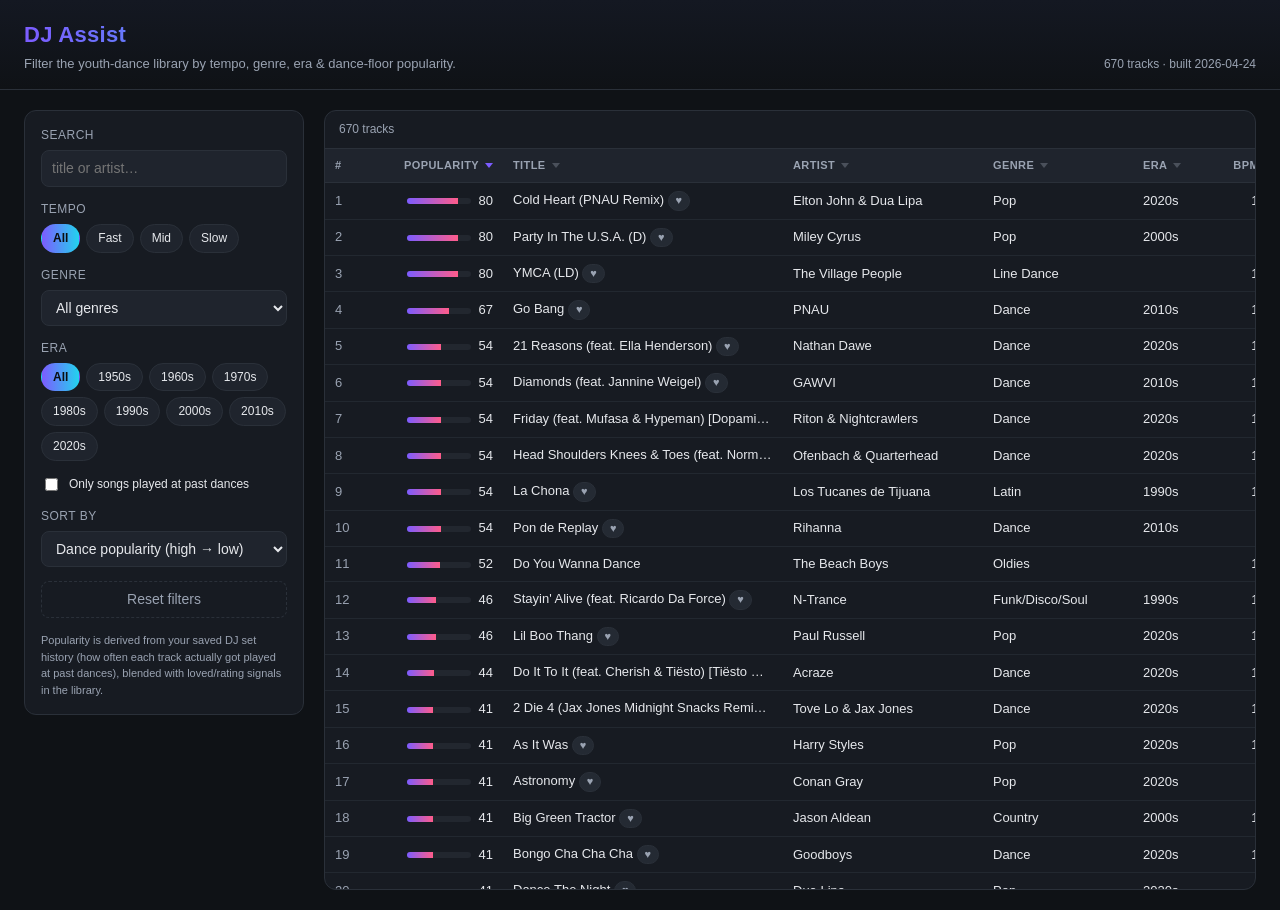
<file: index.html>
<!doctype html>
<html lang="en">
<head>
  <meta charset="utf-8" />
  <meta name="viewport" content="width=device-width,initial-scale=1" />
  <title>DJ Assist — Youth Dance Library</title>
  <link rel="stylesheet" href="styles.css" />
</head>
<body>
  <header class="topbar">
    <div class="brand">
      <h1>DJ Assist</h1>
      <p class="tagline">Filter the youth-dance library by tempo, genre, era &amp; dance-floor popularity.</p>
    </div>
    <div class="stats" id="stats">Loading…</div>
  </header>

  <button id="filter-toggle" class="filter-toggle" aria-expanded="false" aria-controls="filters">
    <span class="filter-toggle-icon" aria-hidden="true">≡</span>
    <span class="filter-toggle-label">Filters</span>
  </button>

  <main>
    <aside class="filters" id="filters">
      <div class="filter-group">
        <label for="search">Search</label>
        <input id="search" type="search" placeholder="title or artist…" autocomplete="off" />
      </div>

      <div class="filter-group">
        <label>Tempo</label>
        <div class="chips" id="tempo-chips">
          <button class="chip active" data-value="all">All</button>
          <button class="chip" data-value="fast">Fast</button>
          <button class="chip" data-value="mid">Mid</button>
          <button class="chip" data-value="slow">Slow</button>
        </div>
      </div>

      <div class="filter-group">
        <label for="genre">Genre</label>
        <select id="genre"><option value="all">All genres</option></select>
      </div>

      <div class="filter-group">
        <label>Era</label>
        <div class="chips" id="era-chips">
          <button class="chip active" data-value="all">All</button>
        </div>
      </div>

      <div class="filter-group">
        <label class="check"><input type="checkbox" id="played-only" /> Only songs played at past dances</label>
      </div>

      <div class="filter-group">
        <label for="sort">Sort by</label>
        <select id="sort">
          <option value="popularity">Dance popularity (high → low)</option>
          <option value="dance_plays">Times played at dances</option>
          <option value="bpm_asc">BPM (low → high)</option>
          <option value="bpm_desc">BPM (high → low)</option>
          <option value="year_desc">Year (newest)</option>
          <option value="year_asc">Year (oldest)</option>
          <option value="title">Title (A–Z)</option>
          <option value="artist">Artist (A–Z)</option>
        </select>
      </div>

      <button id="reset" class="reset">Reset filters</button>
      <p class="note">
        Popularity is derived from your saved DJ set history (how often each
        track actually got played at past dances), blended with loved/rating
        signals in the library.
      </p>
    </aside>

    <section class="results">
      <div class="results-header">
        <span id="count">0 tracks</span>
      </div>
      <div class="table-wrap">
        <table id="tracks">
          <colgroup>
            <col class="c-rank" />
            <col class="c-pop" />
            <col class="c-title" />
            <col class="c-artist" />
            <col class="c-genre" />
            <col class="c-era" />
            <col class="c-bpm" />
            <col class="c-tempo" />
            <col class="c-plays" />
          </colgroup>
          <thead>
            <tr>
              <th class="rank">#</th>
              <th class="num" data-sort="popularity">Popularity</th>
              <th data-sort="title">Title</th>
              <th data-sort="artist">Artist</th>
              <th data-sort="genre">Genre</th>
              <th data-sort="year">Era</th>
              <th class="num" data-sort="bpm">BPM</th>
              <th data-sort="tempo">Tempo</th>
              <th class="num" data-sort="dance_plays">Dance plays</th>
            </tr>
          </thead>
          <tbody></tbody>
        </table>
      </div>
    </section>
  </main>

  <script src="app.js"></script>
</body>
</html>
</file>
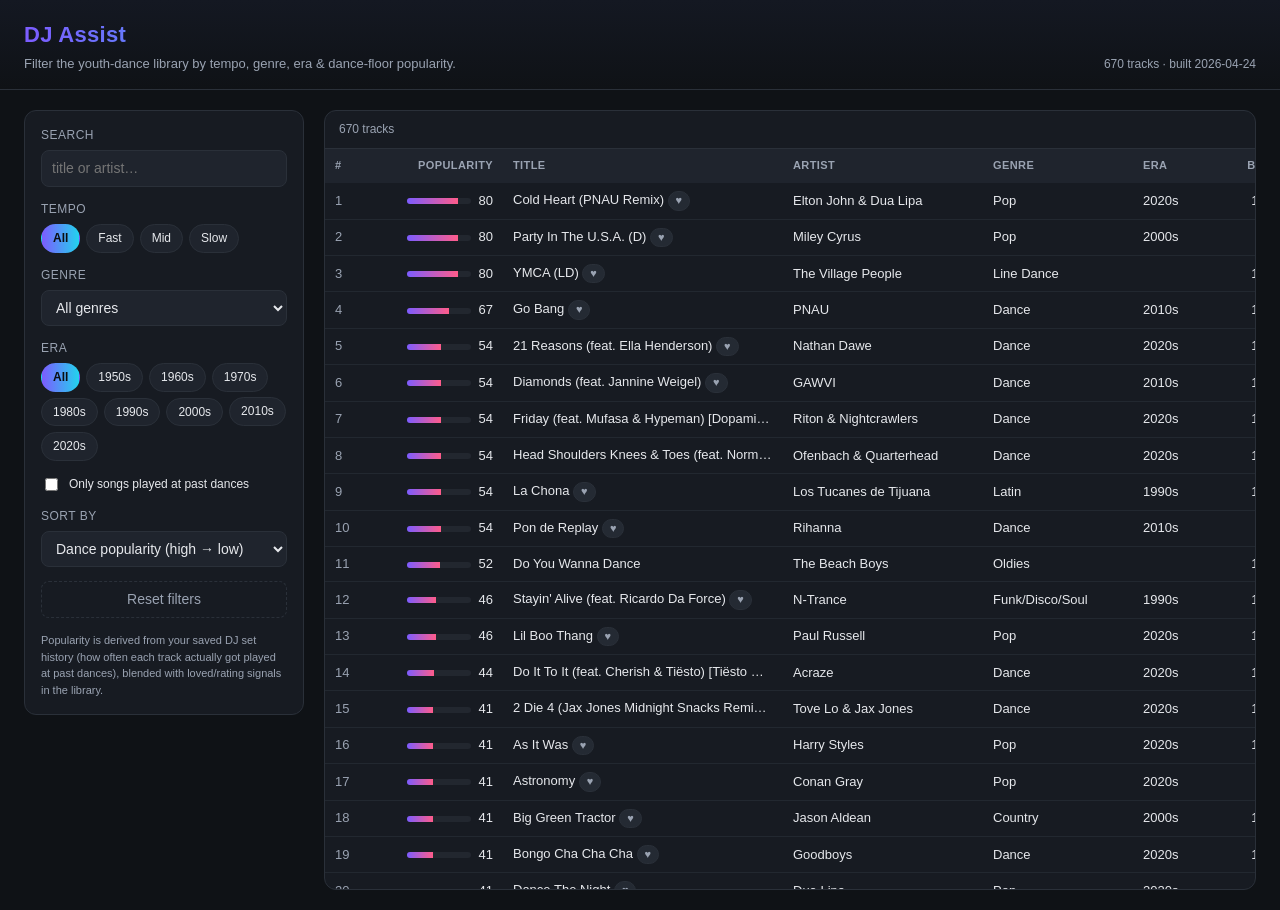
<file: web/index.html>
<!doctype html>
<html lang="en">
<head>
  <meta charset="utf-8" />
  <meta name="viewport" content="width=device-width,initial-scale=1" />
  <title>DJ Assist — Youth Dance Library</title>
  <link rel="stylesheet" href="styles.css" />
</head>
<body>
  <header class="topbar">
    <div class="brand">
      <h1>DJ Assist</h1>
      <p class="tagline">Filter the youth-dance library by tempo, genre, era &amp; dance-floor popularity.</p>
    </div>
    <div class="stats" id="stats">Loading…</div>
  </header>

  <main>
    <aside class="filters">
      <div class="filter-group">
        <label for="search">Search</label>
        <input id="search" type="search" placeholder="title or artist…" autocomplete="off" />
      </div>

      <div class="filter-group">
        <label>Tempo</label>
        <div class="chips" id="tempo-chips">
          <button class="chip active" data-value="all">All</button>
          <button class="chip" data-value="fast">Fast</button>
          <button class="chip" data-value="mid">Mid</button>
          <button class="chip" data-value="slow">Slow</button>
        </div>
      </div>

      <div class="filter-group">
        <label for="genre">Genre</label>
        <select id="genre"><option value="all">All genres</option></select>
      </div>

      <div class="filter-group">
        <label>Era</label>
        <div class="chips" id="era-chips">
          <button class="chip active" data-value="all">All</button>
        </div>
      </div>

      <div class="filter-group">
        <label class="check"><input type="checkbox" id="played-only" /> Only songs played at past dances</label>
      </div>

      <div class="filter-group">
        <label for="sort">Sort by</label>
        <select id="sort">
          <option value="popularity">Dance popularity (high → low)</option>
          <option value="dance_plays">Times played at dances</option>
          <option value="bpm_asc">BPM (low → high)</option>
          <option value="bpm_desc">BPM (high → low)</option>
          <option value="year_desc">Year (newest)</option>
          <option value="year_asc">Year (oldest)</option>
          <option value="title">Title (A–Z)</option>
          <option value="artist">Artist (A–Z)</option>
        </select>
      </div>

      <button id="reset" class="reset">Reset filters</button>
      <p class="note">
        Popularity is derived from your saved DJ set history (how often each
        track actually got played at past dances), blended with loved/rating
        signals in the library.
      </p>
    </aside>

    <section class="results">
      <div class="results-header">
        <span id="count">0 tracks</span>
      </div>
      <div class="table-wrap">
        <table id="tracks">
          <colgroup>
            <col class="c-rank" />
            <col class="c-pop" />
            <col class="c-title" />
            <col class="c-artist" />
            <col class="c-genre" />
            <col class="c-era" />
            <col class="c-bpm" />
            <col class="c-tempo" />
            <col class="c-plays" />
          </colgroup>
          <thead>
            <tr>
              <th class="rank">#</th>
              <th class="num">Popularity</th>
              <th>Title</th>
              <th>Artist</th>
              <th>Genre</th>
              <th>Era</th>
              <th class="num">BPM</th>
              <th>Tempo</th>
              <th class="num">Dance plays</th>
            </tr>
          </thead>
          <tbody></tbody>
        </table>
      </div>
    </section>
  </main>

  <script src="app.js"></script>
</body>
</html>
</file>
<file: styles.css>
:root {
  --bg: #0f1216;
  --panel: #171b22;
  --panel-2: #1f242d;
  --border: #2a3039;
  --text: #e6e8ec;
  --muted: #9aa3b2;
  --accent: #7c5cff;
  --accent-2: #22d3ee;
  --hot: #ff5c8a;
}

* { box-sizing: border-box; }

html, body {
  margin: 0;
  background: var(--bg);
  color: var(--text);
  font: 14px/1.4 -apple-system, BlinkMacSystemFont, "Segoe UI", Roboto, sans-serif;
}

.topbar {
  display: flex;
  justify-content: space-between;
  align-items: flex-end;
  padding: 20px 24px 16px;
  border-bottom: 1px solid var(--border);
  background: linear-gradient(180deg, #141822, #0f1216);
}

.brand h1 {
  margin: 0;
  font-size: 22px;
  letter-spacing: 0.3px;
  background: linear-gradient(90deg, var(--accent), var(--accent-2));
  -webkit-background-clip: text;
  background-clip: text;
  color: transparent;
}

.tagline { margin: 4px 0 0; color: var(--muted); font-size: 13px; }

.stats {
  color: var(--muted);
  font-variant-numeric: tabular-nums;
  font-size: 12px;
}

main {
  display: grid;
  grid-template-columns: 280px 1fr;
  gap: 20px;
  padding: 20px 24px;
  align-items: start;
}

/* Floating toggle button — hidden on desktop, visible on mobile */
.filter-toggle {
  display: none;
  position: fixed;
  left: 12px;
  bottom: 12px;
  z-index: 50;
  align-items: center;
  gap: 8px;
  padding: 10px 14px;
  background: linear-gradient(90deg, var(--accent), var(--accent-2));
  color: #0b0d11;
  border: none;
  border-radius: 999px;
  font: inherit;
  font-weight: 600;
  font-size: 14px;
  cursor: pointer;
  box-shadow: 0 4px 14px rgba(0, 0, 0, 0.45), 0 0 0 1px rgba(255, 255, 255, 0.08);
}
.filter-toggle:hover { filter: brightness(1.05); }
.filter-toggle-icon { font-size: 18px; line-height: 1; }

@media (max-width: 860px) {
  main {
    grid-template-columns: 1fr;
    padding: 12px;
    gap: 12px;
  }
  .topbar { padding: 14px 14px 12px; flex-wrap: wrap; gap: 4px 12px; }
  .brand h1 { font-size: 20px; }
  .tagline { font-size: 12px; }

  /* Let the page itself scroll on mobile — no inner clipped container */
  .table-wrap {
    max-height: none;
    overflow-y: visible;
  }
  /* Give the floating toggle room so it doesn't cover the last row */
  .results { padding-bottom: 72px; }

  .filter-toggle { display: inline-flex; }

  .filters {
    position: fixed;
    left: 0;
    right: 0;
    bottom: 0;
    top: auto;
    z-index: 40;
    max-height: 75vh;
    overflow-y: auto;
    border-radius: 16px 16px 0 0;
    border: 1px solid var(--border);
    border-bottom: none;
    box-shadow: 0 -8px 32px rgba(0, 0, 0, 0.5);
    transform: translateY(100%);
    transition: transform 0.25s ease;
  }
  .filters.open { transform: translateY(0); }

  .filters.open ~ .filter-toggle,
  body.filters-open .filter-toggle {
    bottom: auto;
    top: 12px;
    left: 12px;
  }
}

.filters {
  background: var(--panel);
  border: 1px solid var(--border);
  border-radius: 12px;
  padding: 16px;
  position: sticky;
  top: 12px;
  display: flex;
  flex-direction: column;
  gap: 14px;
}

.filter-group { display: flex; flex-direction: column; gap: 6px; }
.filter-group label { font-size: 12px; color: var(--muted); text-transform: uppercase; letter-spacing: 0.5px; }
.filter-group label.check { text-transform: none; letter-spacing: 0; color: var(--text); display: flex; gap: 8px; align-items: center; }

input[type="search"], select {
  background: var(--panel-2);
  color: var(--text);
  border: 1px solid var(--border);
  border-radius: 8px;
  padding: 8px 10px;
  font: inherit;
  outline: none;
}
input[type="search"]:focus, select:focus { border-color: var(--accent); }

.chips { display: flex; flex-wrap: wrap; gap: 6px; }
.chip {
  background: var(--panel-2);
  color: var(--text);
  border: 1px solid var(--border);
  border-radius: 999px;
  padding: 5px 11px;
  font: inherit;
  font-size: 12px;
  cursor: pointer;
  transition: background 0.15s, border-color 0.15s, color 0.15s;
}
.chip:hover { border-color: #3a4250; }
.chip.active {
  background: linear-gradient(90deg, var(--accent), var(--accent-2));
  border-color: transparent;
  color: #0b0d11;
  font-weight: 600;
}

.reset {
  background: transparent;
  color: var(--muted);
  border: 1px dashed var(--border);
  border-radius: 8px;
  padding: 8px;
  cursor: pointer;
  font: inherit;
}
.reset:hover { color: var(--text); border-color: #3a4250; }

.note { margin: 0; color: var(--muted); font-size: 11px; line-height: 1.5; }

.results {
  background: var(--panel);
  border: 1px solid var(--border);
  border-radius: 12px;
  overflow: hidden;
}
.results-header {
  display: flex;
  justify-content: space-between;
  padding: 10px 14px;
  border-bottom: 1px solid var(--border);
  color: var(--muted);
  font-size: 12px;
}

.table-wrap { overflow-x: auto; max-height: calc(100vh - 160px); overflow-y: auto; }

table {
  width: 100%;
  border-collapse: collapse;
  font-size: 13px;
  table-layout: fixed;
}
thead th {
  position: sticky;
  top: 0;
  background: var(--panel-2);
  text-align: left;
  padding: 9px 10px;
  font-weight: 600;
  color: var(--muted);
  border-bottom: 1px solid var(--border);
  font-size: 11px;
  text-transform: uppercase;
  letter-spacing: 0.4px;
  overflow: hidden;
  white-space: nowrap;
  text-overflow: ellipsis;
}
thead th[data-sort] { cursor: pointer; -webkit-user-select: none; user-select: none; }
thead th[data-sort]:hover { color: var(--text); }
thead th[data-sort]::after {
  content: "";
  display: inline-block;
  width: 0;
  height: 0;
  margin-left: 6px;
  vertical-align: middle;
  opacity: 0.35;
  border-left: 4px solid transparent;
  border-right: 4px solid transparent;
  border-top: 5px solid currentColor;
}
thead th.sort-asc::after {
  border-top: 0;
  border-bottom: 5px solid currentColor;
  opacity: 1;
  color: var(--accent);
}
thead th.sort-desc::after {
  opacity: 1;
  color: var(--accent);
}
.col-resizer {
  position: absolute;
  top: 0;
  right: 0;
  width: 6px;
  height: 100%;
  cursor: col-resize;
  -webkit-user-select: none;
  user-select: none;
  z-index: 2;
}
.col-resizer:hover,
.col-resizer.active { background: linear-gradient(90deg, transparent, var(--accent)); }
body.col-resizing {
  cursor: col-resize !important;
  -webkit-user-select: none;
  user-select: none;
}
body.col-resizing * { cursor: col-resize !important; }

/* default column widths (user can resize; JS persists overrides inline) */
col.c-rank   { width: 48px; }
col.c-pop    { width: 130px; }
col.c-title  { width: 280px; }
col.c-artist { width: 200px; }
col.c-genre  { width: 150px; }
col.c-era    { width: 80px; }
col.c-bpm    { width: 70px; }
col.c-tempo  { width: 80px; }
col.c-plays  { width: 110px; }
tbody td {
  padding: 8px 10px;
  border-bottom: 1px solid #222830;
  vertical-align: middle;
  overflow: hidden;
  white-space: nowrap;
  text-overflow: ellipsis;
}
tbody tr:hover { background: #1b2029; }
.num { text-align: right; font-variant-numeric: tabular-nums; }
.rank { width: 44px; color: var(--muted); font-variant-numeric: tabular-nums; }

.tempo-fast { color: #ffb454; }
.tempo-slow { color: #7fd1ff; }
.tempo-mid  { color: #c6c9d1; }
.tempo-unknown { color: var(--muted); }

.pop-bar {
  display: inline-block;
  height: 6px;
  width: 64px;
  background: #22272f;
  border-radius: 4px;
  vertical-align: middle;
  margin-right: 8px;
  overflow: hidden;
}
.pop-bar > span {
  display: block;
  height: 100%;
  background: linear-gradient(90deg, var(--accent), var(--hot));
}

.badge {
  display: inline-block;
  padding: 1px 7px;
  border-radius: 999px;
  font-size: 11px;
  background: #242a33;
  color: var(--muted);
  border: 1px solid var(--border);
}

.empty {
  padding: 40px;
  text-align: center;
  color: var(--muted);
}
</file>
<file: web/styles.css>
:root {
  --bg: #0f1216;
  --panel: #171b22;
  --panel-2: #1f242d;
  --border: #2a3039;
  --text: #e6e8ec;
  --muted: #9aa3b2;
  --accent: #7c5cff;
  --accent-2: #22d3ee;
  --hot: #ff5c8a;
}

* { box-sizing: border-box; }

html, body {
  margin: 0;
  background: var(--bg);
  color: var(--text);
  font: 14px/1.4 -apple-system, BlinkMacSystemFont, "Segoe UI", Roboto, sans-serif;
}

.topbar {
  display: flex;
  justify-content: space-between;
  align-items: flex-end;
  padding: 20px 24px 16px;
  border-bottom: 1px solid var(--border);
  background: linear-gradient(180deg, #141822, #0f1216);
}

.brand h1 {
  margin: 0;
  font-size: 22px;
  letter-spacing: 0.3px;
  background: linear-gradient(90deg, var(--accent), var(--accent-2));
  -webkit-background-clip: text;
  background-clip: text;
  color: transparent;
}

.tagline { margin: 4px 0 0; color: var(--muted); font-size: 13px; }

.stats {
  color: var(--muted);
  font-variant-numeric: tabular-nums;
  font-size: 12px;
}

main {
  display: grid;
  grid-template-columns: 280px 1fr;
  gap: 20px;
  padding: 20px 24px;
  align-items: start;
}

@media (max-width: 860px) {
  main { grid-template-columns: 1fr; }
}

.filters {
  background: var(--panel);
  border: 1px solid var(--border);
  border-radius: 12px;
  padding: 16px;
  position: sticky;
  top: 12px;
  display: flex;
  flex-direction: column;
  gap: 14px;
}

.filter-group { display: flex; flex-direction: column; gap: 6px; }
.filter-group label { font-size: 12px; color: var(--muted); text-transform: uppercase; letter-spacing: 0.5px; }
.filter-group label.check { text-transform: none; letter-spacing: 0; color: var(--text); display: flex; gap: 8px; align-items: center; }

input[type="search"], select {
  background: var(--panel-2);
  color: var(--text);
  border: 1px solid var(--border);
  border-radius: 8px;
  padding: 8px 10px;
  font: inherit;
  outline: none;
}
input[type="search"]:focus, select:focus { border-color: var(--accent); }

.chips { display: flex; flex-wrap: wrap; gap: 6px; }
.chip {
  background: var(--panel-2);
  color: var(--text);
  border: 1px solid var(--border);
  border-radius: 999px;
  padding: 5px 11px;
  font: inherit;
  font-size: 12px;
  cursor: pointer;
  transition: background 0.15s, border-color 0.15s, color 0.15s;
}
.chip:hover { border-color: #3a4250; }
.chip.active {
  background: linear-gradient(90deg, var(--accent), var(--accent-2));
  border-color: transparent;
  color: #0b0d11;
  font-weight: 600;
}

.reset {
  background: transparent;
  color: var(--muted);
  border: 1px dashed var(--border);
  border-radius: 8px;
  padding: 8px;
  cursor: pointer;
  font: inherit;
}
.reset:hover { color: var(--text); border-color: #3a4250; }

.note { margin: 0; color: var(--muted); font-size: 11px; line-height: 1.5; }

.results {
  background: var(--panel);
  border: 1px solid var(--border);
  border-radius: 12px;
  overflow: hidden;
}
.results-header {
  display: flex;
  justify-content: space-between;
  padding: 10px 14px;
  border-bottom: 1px solid var(--border);
  color: var(--muted);
  font-size: 12px;
}

.table-wrap { overflow-x: auto; max-height: calc(100vh - 160px); overflow-y: auto; }

table {
  width: 100%;
  border-collapse: collapse;
  font-size: 13px;
  table-layout: fixed;
}
thead th {
  position: sticky;
  top: 0;
  background: var(--panel-2);
  text-align: left;
  padding: 9px 10px;
  font-weight: 600;
  color: var(--muted);
  border-bottom: 1px solid var(--border);
  font-size: 11px;
  text-transform: uppercase;
  letter-spacing: 0.4px;
  overflow: hidden;
  white-space: nowrap;
  text-overflow: ellipsis;
}
.col-resizer {
  position: absolute;
  top: 0;
  right: 0;
  width: 6px;
  height: 100%;
  cursor: col-resize;
  -webkit-user-select: none;
  user-select: none;
  z-index: 2;
}
.col-resizer:hover,
.col-resizer.active { background: linear-gradient(90deg, transparent, var(--accent)); }
body.col-resizing {
  cursor: col-resize !important;
  -webkit-user-select: none;
  user-select: none;
}
body.col-resizing * { cursor: col-resize !important; }

/* default column widths (user can resize; JS persists overrides inline) */
col.c-rank   { width: 48px; }
col.c-pop    { width: 130px; }
col.c-title  { width: 280px; }
col.c-artist { width: 200px; }
col.c-genre  { width: 150px; }
col.c-era    { width: 80px; }
col.c-bpm    { width: 70px; }
col.c-tempo  { width: 80px; }
col.c-plays  { width: 110px; }
tbody td {
  padding: 8px 10px;
  border-bottom: 1px solid #222830;
  vertical-align: middle;
  overflow: hidden;
  white-space: nowrap;
  text-overflow: ellipsis;
}
tbody tr:hover { background: #1b2029; }
.num { text-align: right; font-variant-numeric: tabular-nums; }
.rank { width: 44px; color: var(--muted); font-variant-numeric: tabular-nums; }

.tempo-fast { color: #ffb454; }
.tempo-slow { color: #7fd1ff; }
.tempo-mid  { color: #c6c9d1; }
.tempo-unknown { color: var(--muted); }

.pop-bar {
  display: inline-block;
  height: 6px;
  width: 64px;
  background: #22272f;
  border-radius: 4px;
  vertical-align: middle;
  margin-right: 8px;
  overflow: hidden;
}
.pop-bar > span {
  display: block;
  height: 100%;
  background: linear-gradient(90deg, var(--accent), var(--hot));
}

.badge {
  display: inline-block;
  padding: 1px 7px;
  border-radius: 999px;
  font-size: 11px;
  background: #242a33;
  color: var(--muted);
  border: 1px solid var(--border);
}

.empty {
  padding: 40px;
  text-align: center;
  color: var(--muted);
}
</file>
